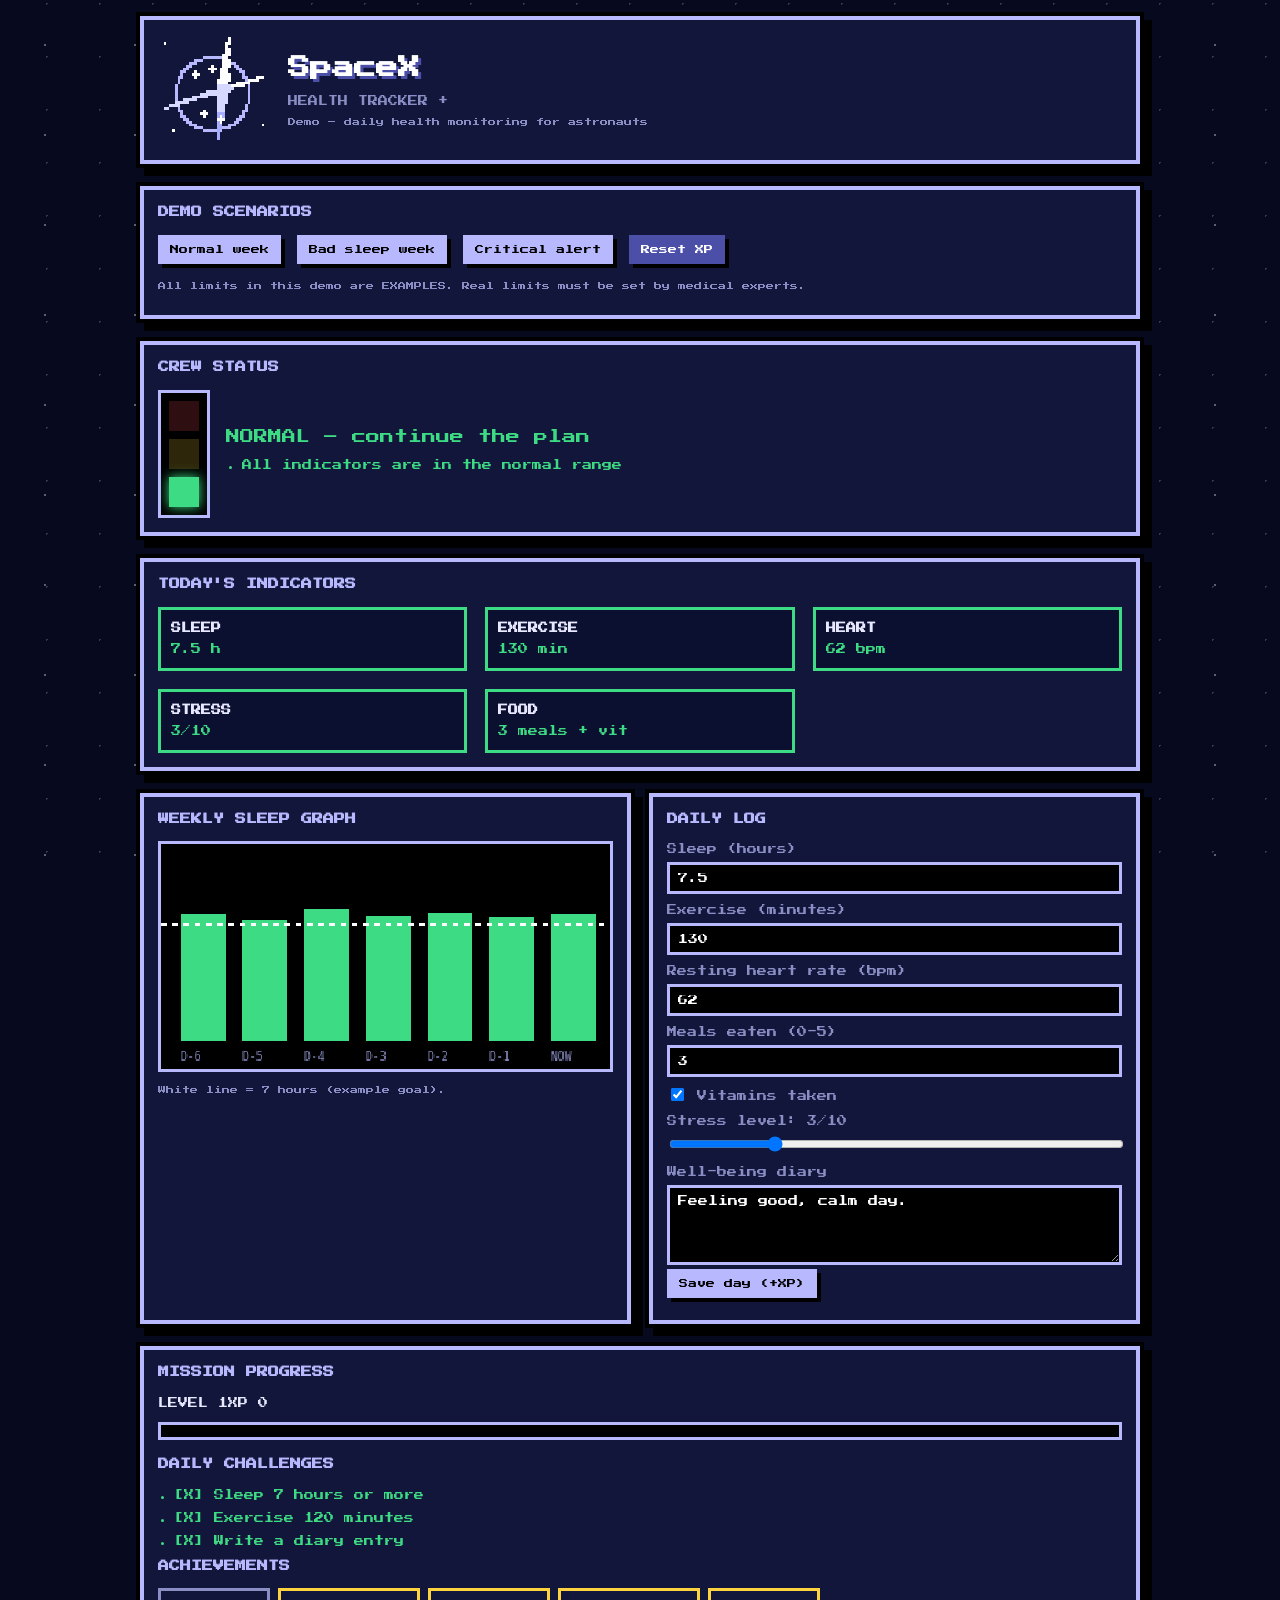
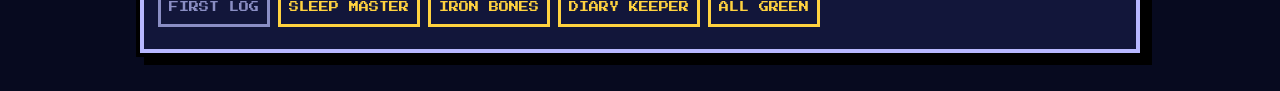
<file: index.html>
<!DOCTYPE html>
<html lang="en">
<head>
<meta charset="UTF-8">
<meta name="viewport" content="width=device-width, initial-scale=1">
<title>SpaceX Health Tracker – Demo</title>
<link href="https://fonts.googleapis.com/css2?family=Press+Start+2P&display=swap" rel="stylesheet">
<link rel="stylesheet" href="style.css">
</head>
<body>
<div class="wrap">

  <!-- ===== HEADER WITH PIXEL LOGO ===== -->
  <header class="box">
    <canvas id="logo" width="40" height="40"></canvas>
    <div>
      <h1>SpaceX</h1>
      <p>HEALTH TRACKER +</p>
      <p class="note">Demo – daily health monitoring for astronauts</p>
    </div>
  </header>

  <!-- ===== SCENARIOS (for the demo) ===== -->
  <section class="box">
    <h2>Demo scenarios</h2>
    <button class="btn" data-sc="normal">Normal week</button>
    <button class="btn" data-sc="badsleep">Bad sleep week</button>
    <button class="btn" data-sc="critical">Critical alert</button>
    <button class="btn alt" id="resetBtn">Reset XP</button>
    <p class="note">All limits in this demo are EXAMPLES. Real limits must be set by medical experts.</p>
  </section>

  <!-- ===== TRAFFIC LIGHT ===== -->
  <section class="box">
    <h2>Crew status</h2>
    <div class="status">
      <div class="light">
        <div class="lamp r" id="lr"></div><div class="lamp y" id="ly"></div><div class="lamp g" id="lg"></div>
      </div>
      <div>
        <div class="big" id="statusTitle"></div>
        <ul id="messages"></ul>
      </div>
    </div>
  </section>

  <!-- ===== INDICATORS ===== -->
  <section class="box">
    <h2>Today's indicators</h2>
    <div class="grid" id="cards"></div>
  </section>

  <div class="grid">
    <!-- ===== SLEEP CHART ===== -->
    <section class="box">
      <h2>Weekly sleep graph</h2>
      <canvas id="chart" width="320" height="160" style="width:100%;background:#000;border:3px solid var(--line)"></canvas>
      <p class="note">White line = 7 hours (example goal).</p>
    </section>

    <!-- ===== DAILY LOG FORM ===== -->
    <section class="box">
      <h2>Daily log</h2>
      <label>Sleep (hours)</label><input type="number" id="fSleep" step="0.1" min="0" max="14">
      <label>Exercise (minutes)</label><input type="number" id="fEx" min="0" max="300">
      <label>Resting heart rate (bpm)</label><input type="number" id="fHr" min="30" max="200">
      <label>Meals eaten (0-5)</label><input type="number" id="fMeals" min="0" max="5">
      <label><input type="checkbox" id="fVit"> Vitamins taken</label>
      <label>Stress level: <span id="stressVal"></span>/10</label>
      <input type="range" id="fStress" min="1" max="10">
      <label>Well-being diary</label>
      <textarea id="fDiary" placeholder="How do you feel today?"></textarea>
      <button class="btn" id="saveBtn">Save day (+XP)</button>
    </section>
  </div>

  <!-- ===== GAMIFICATION ===== -->
  <section class="box">
    <h2>Mission progress</h2>
    <p>LEVEL <span id="lvl"></span>XP <span id="xp"></span></p>
    <div class="xpbar"><div class="xpfill" id="xpfill"></div></div>
    <h2 style="margin-top:16px">Daily challenges</h2>
    <ul id="challenges"></ul>
    <h2>Achievements</h2>
    <div id="achs"></div>
  </section>

</div>

<script src="app.js"></script>
</body>
</html>
</file>
<file: style.css>
/* SpaceX Health Tracker - styles (pixel / game style) */
:root{
    --bg:#070a1f; --panel:#12163a; --line:#b8b8ff; --text:#e8e8ff; --dim:#8a8ec4;
    --g:#3ddc84; --y:#ffd23f; --r:#ff4d5e;
  }
  *{box-sizing:border-box;image-rendering:pixelated}
  body{margin:0;background:var(--bg);color:var(--text);
       font-family:'Press Start 2P',monospace;font-size:10px;line-height:1.7;padding:16px}
  /* pixel stars in the background */
  body::before{content:"";position:fixed;inset:0;z-index:-1;
    background-image:radial-gradient(#fff 1px,transparent 1px),radial-gradient(#8a8ec4 1px,transparent 1px);
    background-size:90px 90px,53px 53px;background-position:0 0,20px 30px;opacity:.35}
  .wrap{max-width:1000px;margin:0 auto}
  .box{background:var(--panel);border:4px solid var(--line);
       box-shadow:0 0 0 4px #000,8px 8px 0 4px #000;padding:14px;margin-bottom:22px}
  h2{font-size:11px;margin:0 0 12px;color:var(--line);text-transform:uppercase}
  header{display:flex;align-items:center;gap:18px;flex-wrap:wrap}
  #logo{width:112px;height:112px}
  header h1{font-size:22px;margin:0;color:#fff;text-shadow:3px 3px 0 #4b4fa8}
  header p{margin:6px 0 0;color:var(--dim)}
  .grid{display:grid;gap:18px;grid-template-columns:repeat(auto-fit,minmax(280px,1fr))}
  .btn{font-family:inherit;font-size:9px;color:#000;background:var(--line);border:0;padding:10px 12px;
       cursor:pointer;box-shadow:4px 4px 0 #000;margin:0 6px 8px 0}
  .btn:active{transform:translate(3px,3px);box-shadow:1px 1px 0 #000}
  .btn.alt{background:#4b4fa8;color:#fff}
  /* traffic light */
  .status{display:flex;gap:16px;align-items:center}
  .light{display:flex;flex-direction:column;gap:8px;background:#000;padding:8px;border:3px solid var(--line)}
  .lamp{width:30px;height:30px;opacity:.18}
  .lamp.g{background:var(--g)}.lamp.y{background:var(--y)}.lamp.r{background:var(--r)}
  .lamp.on{opacity:1;box-shadow:0 0 12px currentColor}
  .lamp.g.on{color:var(--g)}.lamp.y.on{color:var(--y)}.lamp.r.on{color:var(--r)}
  .big{font-size:14px}
  .G{color:var(--g)}.Y{color:var(--y)}.R{color:var(--r)}
  ul{padding-left:16px;margin:8px 0}
  li{margin-bottom:6px}
  /* indicator cards */
  .card{border:3px solid var(--dim);padding:10px;background:#0c1030}
  .card b{display:block;margin-bottom:4px}
  .card.s0{border-color:var(--g)}.card.s1{border-color:var(--y)}.card.s2{border-color:var(--r)}
  label{display:block;margin:8px 0 4px;color:var(--dim)}
  input[type=number],textarea{width:100%;font-family:inherit;font-size:10px;background:#000;
       color:#fff;border:3px solid var(--line);padding:8px}
  textarea{height:80px;resize:vertical}
  input[type=range]{width:100%}
  /* XP bar */
  .xpbar{height:18px;background:#000;border:3px solid var(--line)}
  .xpfill{height:100%;background:var(--g);width:0}
  .ach{display:inline-block;margin:0 8px 8px 0;padding:8px;border:3px solid var(--dim);color:var(--dim)}
  .ach.on{border-color:var(--y);color:var(--y)}
  .note{color:var(--dim);font-size:8px}
  @media(max-width:520px){body{font-size:9px}header h1{font-size:16px}}
</file>
